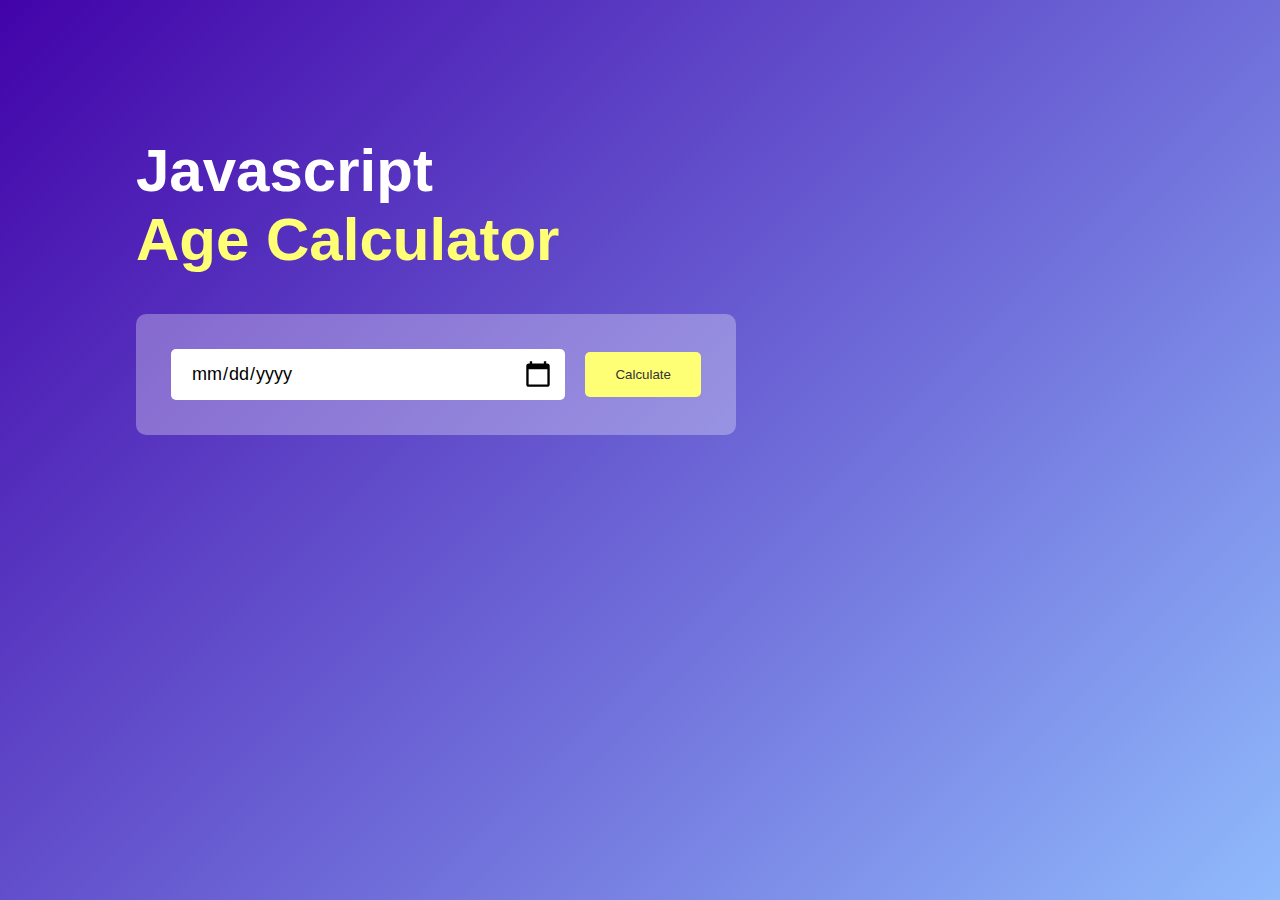
<file: Age_Calculator/index.html>
<html lang="en">
<head>
    <meta charset="UTF-8">
    <meta name="viewport" content="width=device-width, initial-scale=1.0">
    <title>Age Calculator</title>
    <link rel="stylesheet" href="style.css">
</head>
<body>
    <div class="container">
        <div class="calculator">
            <h1>Javascript <br><span>Age Calculator</span></h1>
            <div class="input-box">
                <input type="date" id="date">
                <button onclick="calculateage()">Calculate</button>
            </div>
            <p id="result"></p>
        </div>
    </div>
    <script src="script.js"></script>
</body>
</html>
</file>
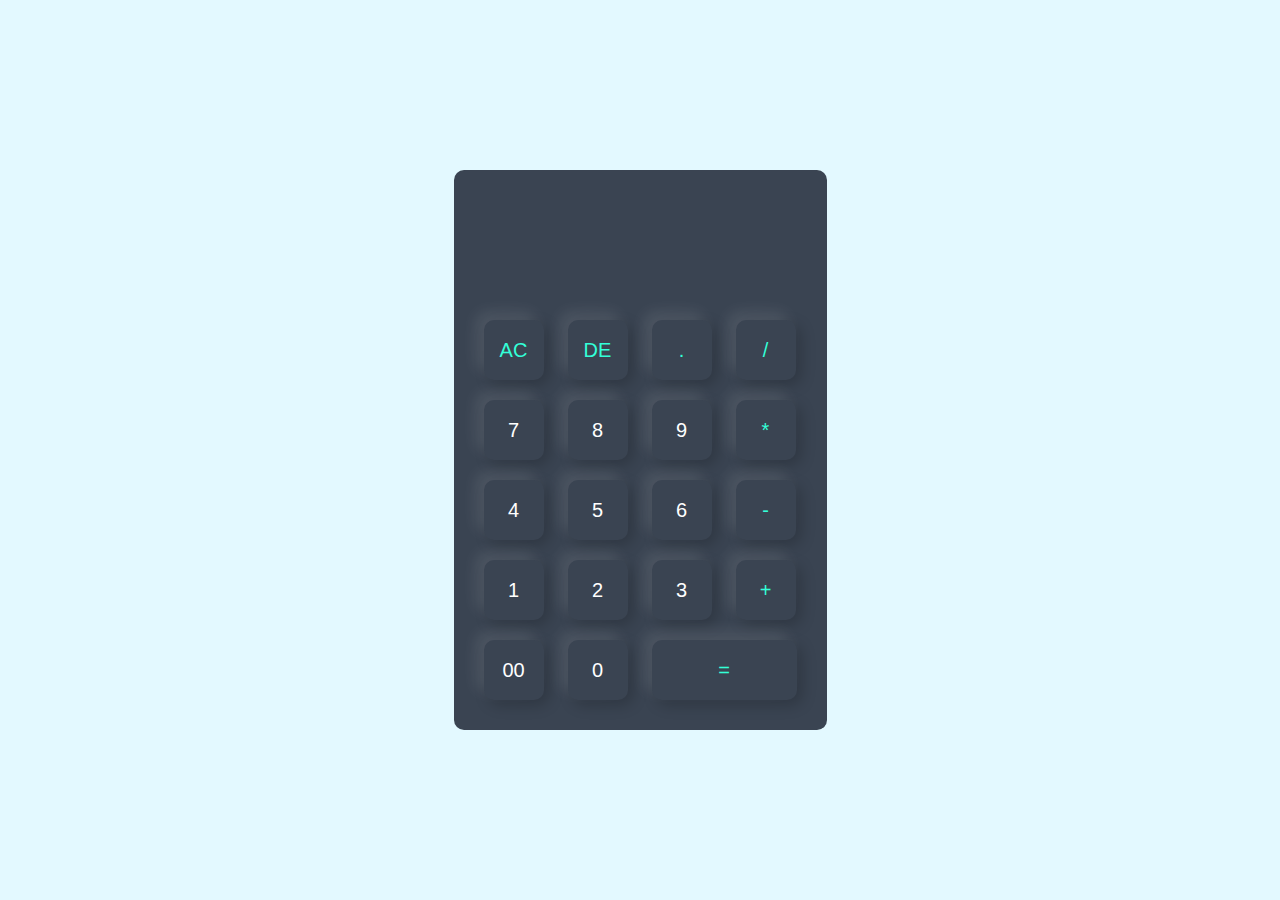
<file: Calculator/index.html>
<!DOCTYPE html>
<html lang="en">
<head>
    <meta charset="UTF-8">
    <meta name="viewport" content="width=device-width, initial-scale=1.0">
    <title>Calculator</title>
    <link rel="stylesheet" href="style.css">
</head>
<body>
    <div class="container">
        <div class="calculator">
                <form>
                    <div class="display">
                        <input type="text" name="display">
                    </div>
                    <div>
                        <input type="button" value="AC" onclick="display.value=' '" class="operator">
                        <input type="button" value="DE" onclick="display.value+=display.value.toString().slice(0,-1)" class="operator">
                        <input type="button" value="." onclick="display.value+='.'" class="operator">
                        <input type="button" value="/" onclick="display.value+='/'" class="operator">
                    </div>
                    <div>
                        <input type="button" value="7" onclick="display.value+='7'">
                        <input type="button" value="8" onclick="display.value+='8'">
                        <input type="button" value="9" onclick="display.value+='9'">
                        <input type="button" value="*" onclick="display.value+='*'" class="operator">
                    </div>
                    <div>
                        <input type="button" value="4" onclick="display.value+='4'">
                        <input type="button" value="5" onclick="display.value+='5'">
                        <input type="button" value="6" onclick="display.value+='6'">
                        <input type="button" value="-" onclick="display.value+='-'" class="operator">
                    </div>
                    <div>
                        <input type="button" value="1" onclick="display.value+='1'">
                        <input type="button" value="2" onclick="display.value+='2'">
                        <input type="button" value="3" onclick="display.value+='3'">
                        <input type="button" value="+" onclick="display.value+='+'" class="operator">
                    </div>
                    <div>
                        <input type="button" value="00" onclick="display.value+='00'">
                        <input type="button" value="0" onclick="display.value+='0'">
                        <input type="button" value="=" onclick="display.value=eval(display.value)" class="equal operator">
                    </div>
                </form>
        </div>
    </div>
</body>
</html>
</file>
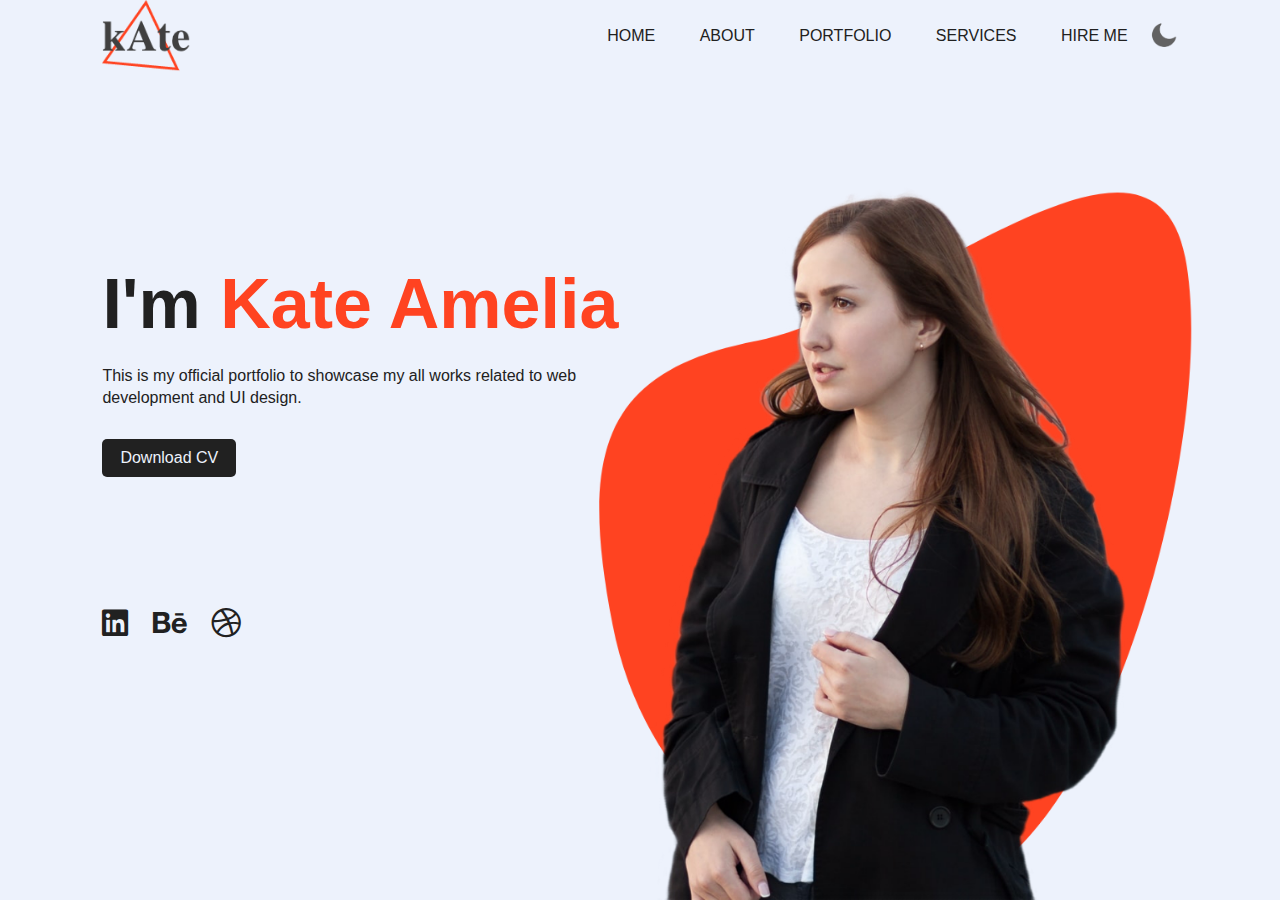
<file: Image_Transform/index.html>
<!DOCTYPE html>
<html lang="en">
<head>
    <meta charset="UTF-8">
    <meta name="viewport" content="width=device-width, initial-scale=1.0">
    <title>Image_Transition</title>
    <link rel="stylesheet" href="style.css">
    <link rel="stylesheet" href="https://cdnjs.cloudflare.com/ajax/libs/font-awesome/6.7.2/css/all.min.css">
</head>
<body>
    <div class="hero">
        <nav>
            <img src="portfolio_site_img/logo.png" class="logo">
            <ul>
                <li><a href="">HOME</a></li>
                <li><a href="">ABOUT</a></li>
                <li><a href="">PORTFOLIO</a></li>
                <li><a href="">SERVICES</a></li>
                <li><a href="">HIRE  ME</a></li>
            </ul>
            <img src="portfolio_site_img/moon.png" id="icon">
        </nav>
        <div class="info">
            <h1>I'm <span>Kate Amelia</span></h1>
            <p>This is my official portfolio to showcase my all works related to web <br> development and UI design.</p>
            <a href="">Download CV </a>
        </div>
        <div class="img-box">
            <img src="portfolio_site_img/pattern.png" class="back-image">
            <img src="portfolio_site_img/girl.png" class="main-image">
        </div>
        <div class="social-links">
            <a href=""><i class="fab fa-linkedin"></i></a>
            <a href=""><i class="fab fa-behance"></i></i></a>
            <a href=""><i class="fab fa-dribbble"></i></a>
        </div>
    </div>
    <script src="script.js"></script>
</body>
</html>
</file>
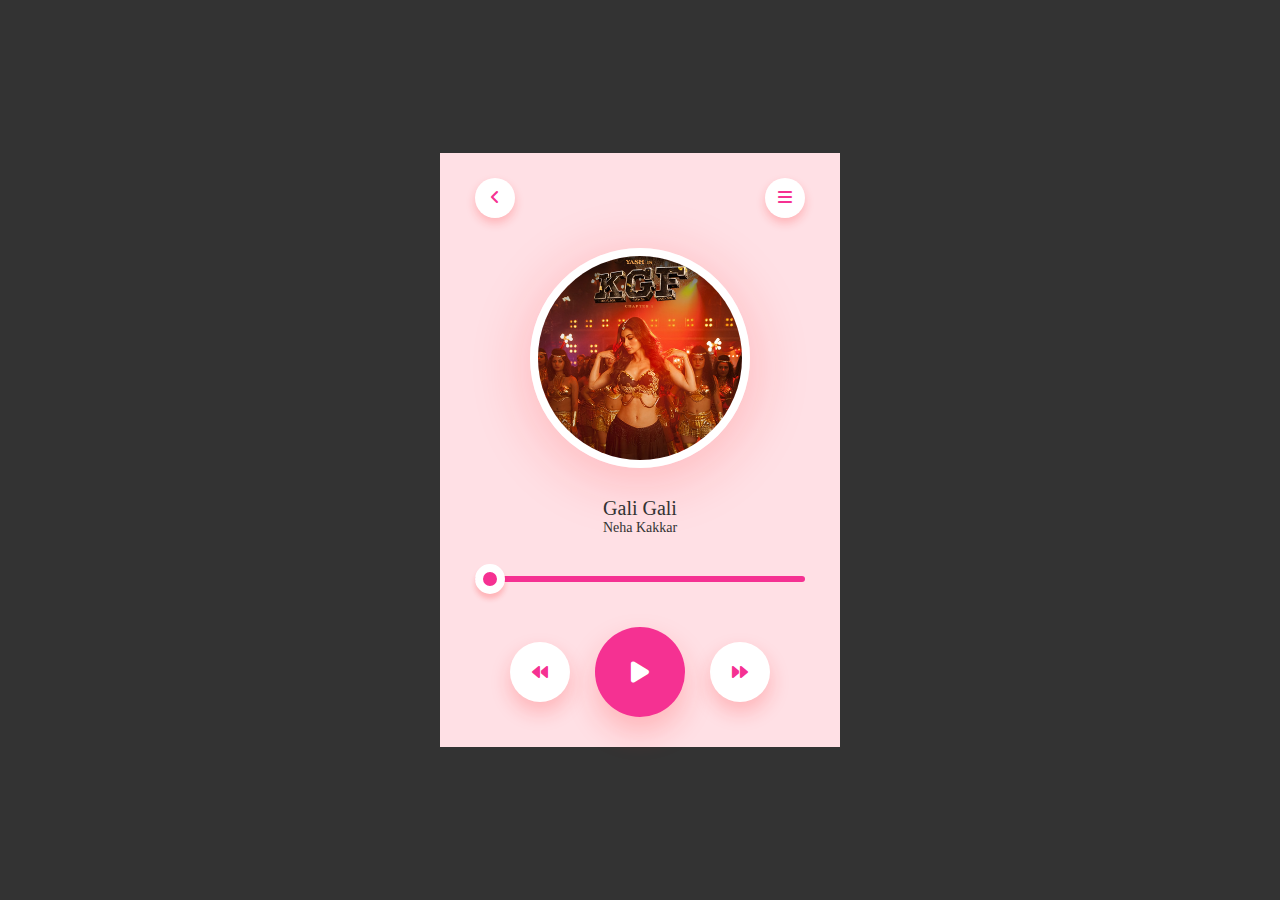
<file: Music_player/index.html>
<!DOCTYPE html>
<html lang="en">
<head>
    <meta charset="UTF-8">
    <meta name="viewport" content="width=device-width, initial-scale=1.0">
    <title>Music_player</title>
    <link rel="stylesheet" href="style.css">
    <link rel="stylesheet" href="https://cdnjs.cloudflare.com/ajax/libs/font-awesome/6.7.2/css/all.min.css" integrity="sha512-Evv84Mr4kqVGRNSgIGL/F/aIDqQb7xQ2vcrdIwxfjThSH8CSR7PBEakCr51Ck+w+/U6swU2Im1vVX0SVk9ABhg==" crossorigin="anonymous" referrerpolicy="no-referrer" />
</head>
<body>
    <div class="container">
        <div class="music_player">
           <nav>
            <div class="circle">
                <i class="fa-solid fa-angle-left"></i>
            </div>
            <div class="circle">
                <i class="fa-solid fa-bars"></i>
            </div>
           </nav>
           <img src="image.png" class="song-image">
           <h1>Gali Gali</h1>
           <p>Neha Kakkar</p>
           <audio  id="song">
            <source src="song.mp3" type="audio/mpeg">
           </audio>
           <input type="range" value="0" id="progress">
           <div class="controls">
            <div><i class="fa-solid fa-backward"></i></div>
            <div onclick="playpause()"><i class="fa-solid fa-play" id="ctrlicon"></i></i></div>
            <div><i class="fa-solid fa-forward"></i></div>
           </div>
        </div>
    </div>
    <script src="script.js"></script>
</body>
</html>
</file>
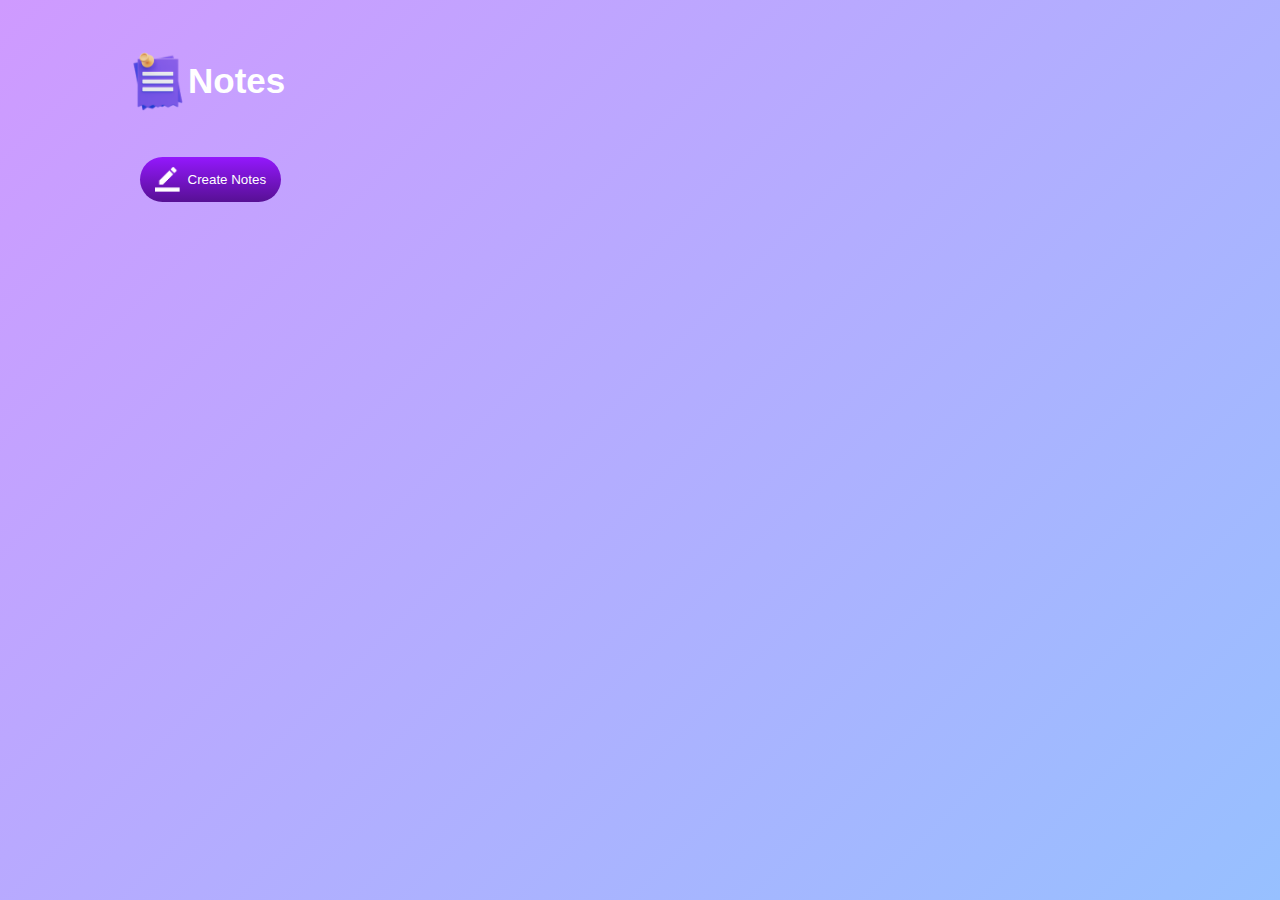
<file: notes_app/index.html>
<!DOCTYPE html>
<html lang="en">
<head>
    <meta charset="UTF-8">
    <meta name="viewport" content="width=device-width, initial-scale=1.0">
    <title>Notes_App</title>
    <link rel="stylesheet" href="style.css">
</head>
<body>
    <div class="container">
        <h1><img src="images/notes.png">Notes</h1>
        <button class="btn"><img src="images/edit.png">Create Notes</button>
        <div class="notes-container">
            <!-- <p contenteditable="true" class="input-box"><img src="images/delete.png"></p> -->
        </div>
    </div>
    <script src="script.js"></script>
</body>
</html>
</file>
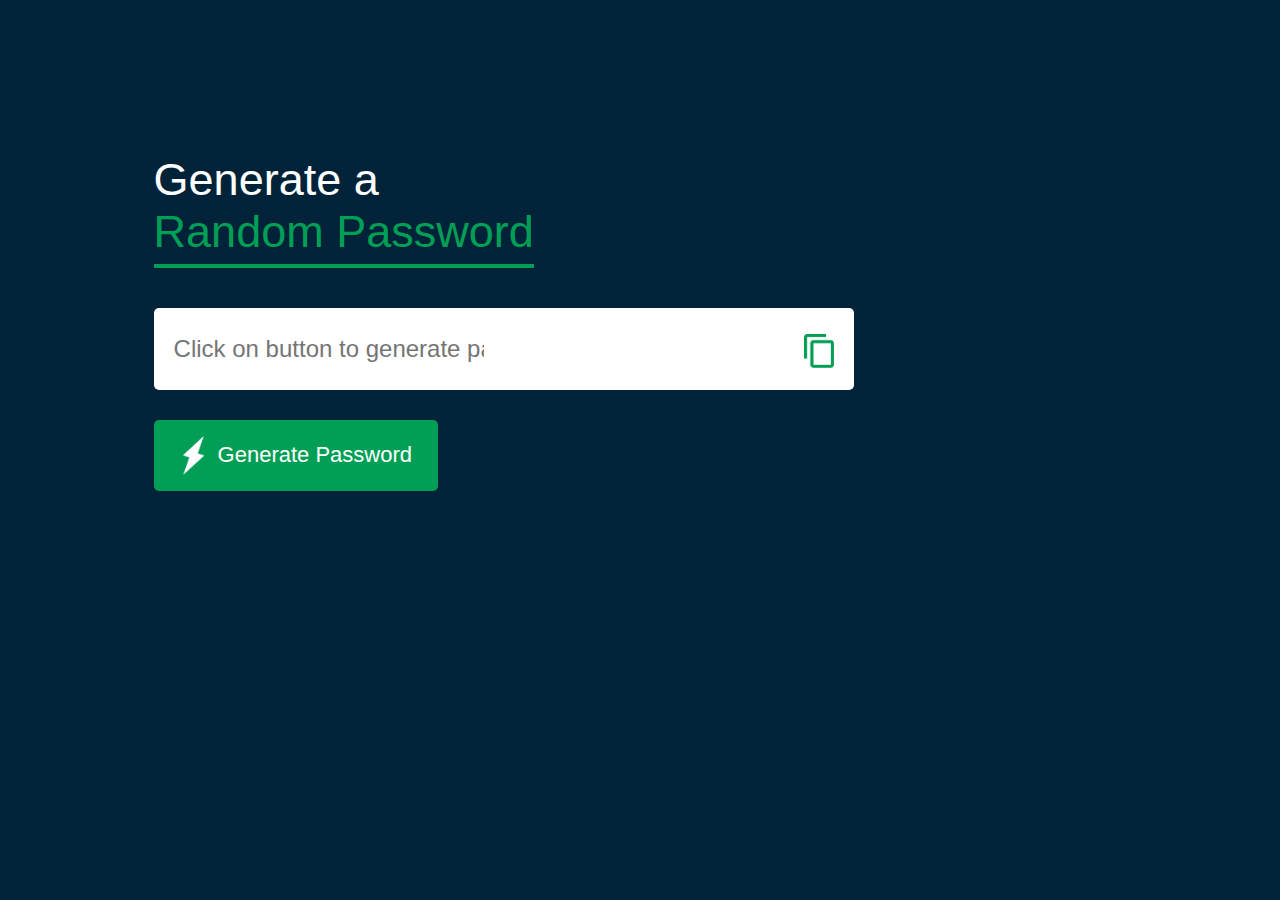
<file: password_generator/index.html>
<!DOCTYPE html>
<html lang="en">
<head>
    <meta charset="UTF-8">
    <meta name="viewport" content="width=device-width, initial-scale=1.0">
    <title>Password Generator</title>
    <link rel="stylesheet" href="style.css">
</head>
<body>
    <div class="container">
        <h1>Generate a <br><span>Random Password</span></h1>
        <div class="display">
            <input type="text" id="password" placeholder="Click on button to generate password">
            <div class="copy"><img src="images/copy.png" id="copy" onclick="copypass()"></div>
        </div>
       <div class="btn2"><button class="btn" onclick="generate()"><img src="images/generate.png">Generate Password</button></div>
    </div>
    <script src="script.js"></script>
</body>
</html>
</file>
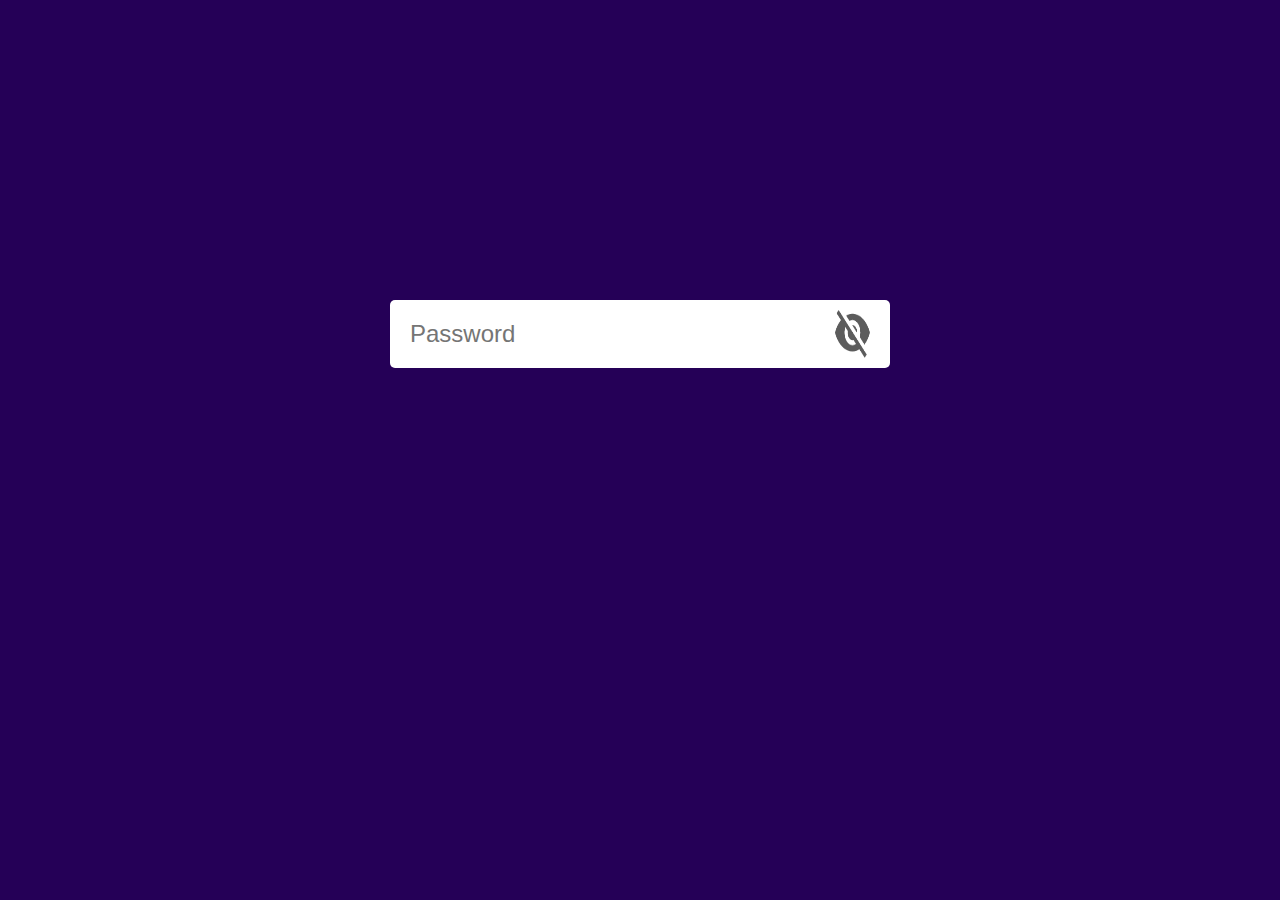
<file: password_hide/index.html>
<!DOCTYPE html>
<html lang="en">
<head>
    <meta charset="UTF-8">
    <meta name="viewport" content="width=device-width, initial-scale=1.0">
    <title>Password Generator</title>
    <link rel="stylesheet" href="style.css">
</head>
<body>
    <div class="inputbox">
        <input type="password" placeholder="Password" id="input">
        <img src="eye-icons/eye-close.png" id="eyeimg">
    </div>
    <script src="script.js"></script>
    
</body>
</html>
</file>
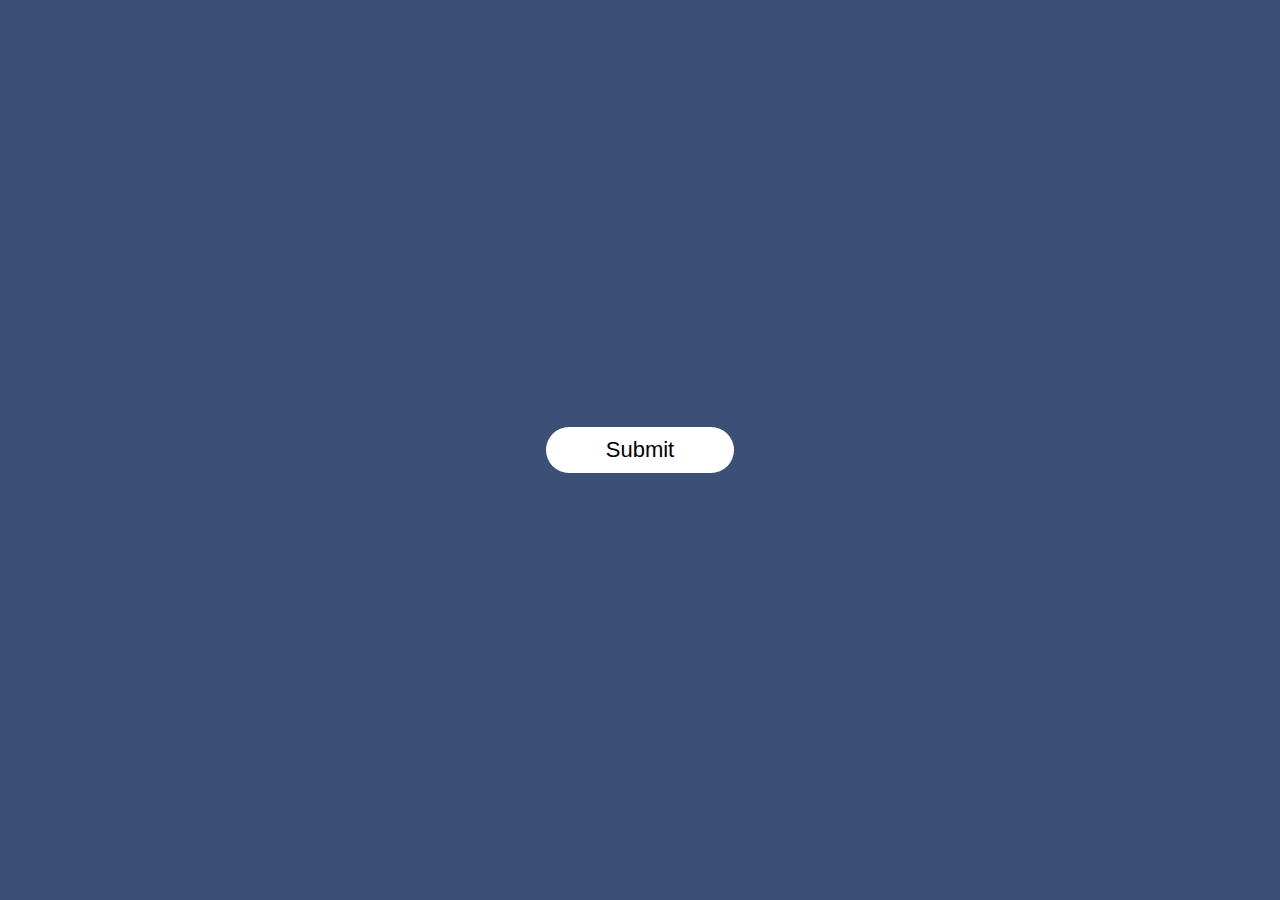
<file: Popup/index.html>
<!DOCTYPE html>
<html lang="en">
<head>
    <meta charset="UTF-8">
    <meta name="viewport" content="width=device-width, initial-scale=1.0">
    <title>Pop_up</title>
    <link rel="stylesheet" href="style.css">
</head>
<body>
    <div class="container">
        <button type="submit" class="btn" onclick="openpopup()">Submit</button>
        <div class="popup" id="popup">
            <img src="404-tick.png" >
            <h2>Thank You!</h2>
            <p>Your Details has been submitted successfully!</p>
            <button type="button" onclick="closepopup()">OK</button>
        </div>
    </div>
    <script src="script.js"></script>
</body>
</html>
</file>
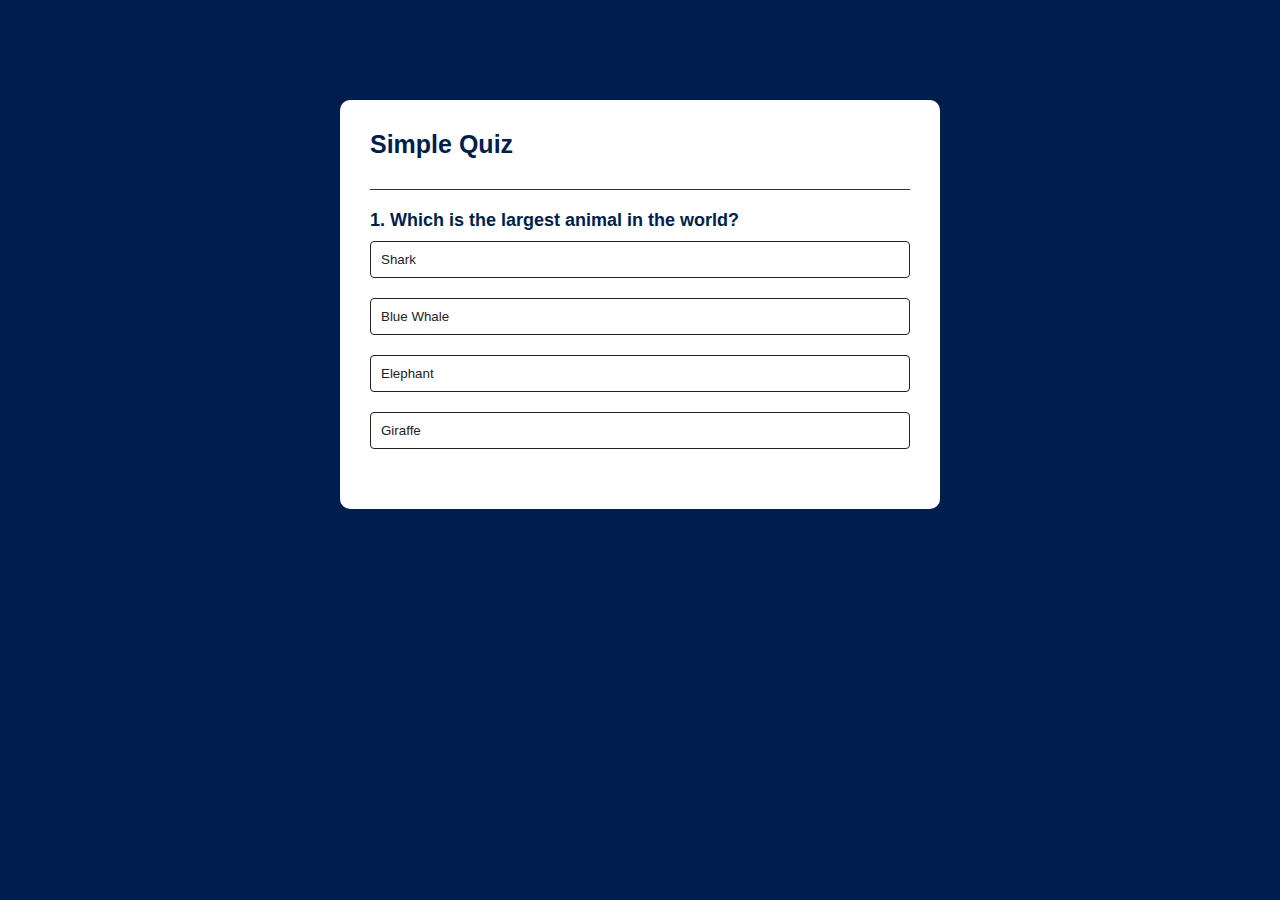
<file: quiz/index.html>
<!DOCTYPE html>
<html lang="en">
<head>
    <meta charset="UTF-8">
    <meta name="viewport" content="width=device-width, initial-scale=1.0">
    <title>Quiz-App</title>
    <link rel="stylesheet" href="style.css">
</head>
<body>
    <div class="app">
        <h1>Simple Quiz</h1>
        <div class="quiz">
            <h2 id="question">Question goes here</h2>
            <div id="answer-btn">
                   <button class="btn">Answer 1</button>
                   <button class="btn">Answer 2</button>
                   <button class="btn">Answer 3</button>
                   <button class="btn">Answer 4</button>
            </div>
            <button id="next-btn">Next</button>
        </div>
    </div>
    <script src="script.js"></script>
</body>
</html>
</file>
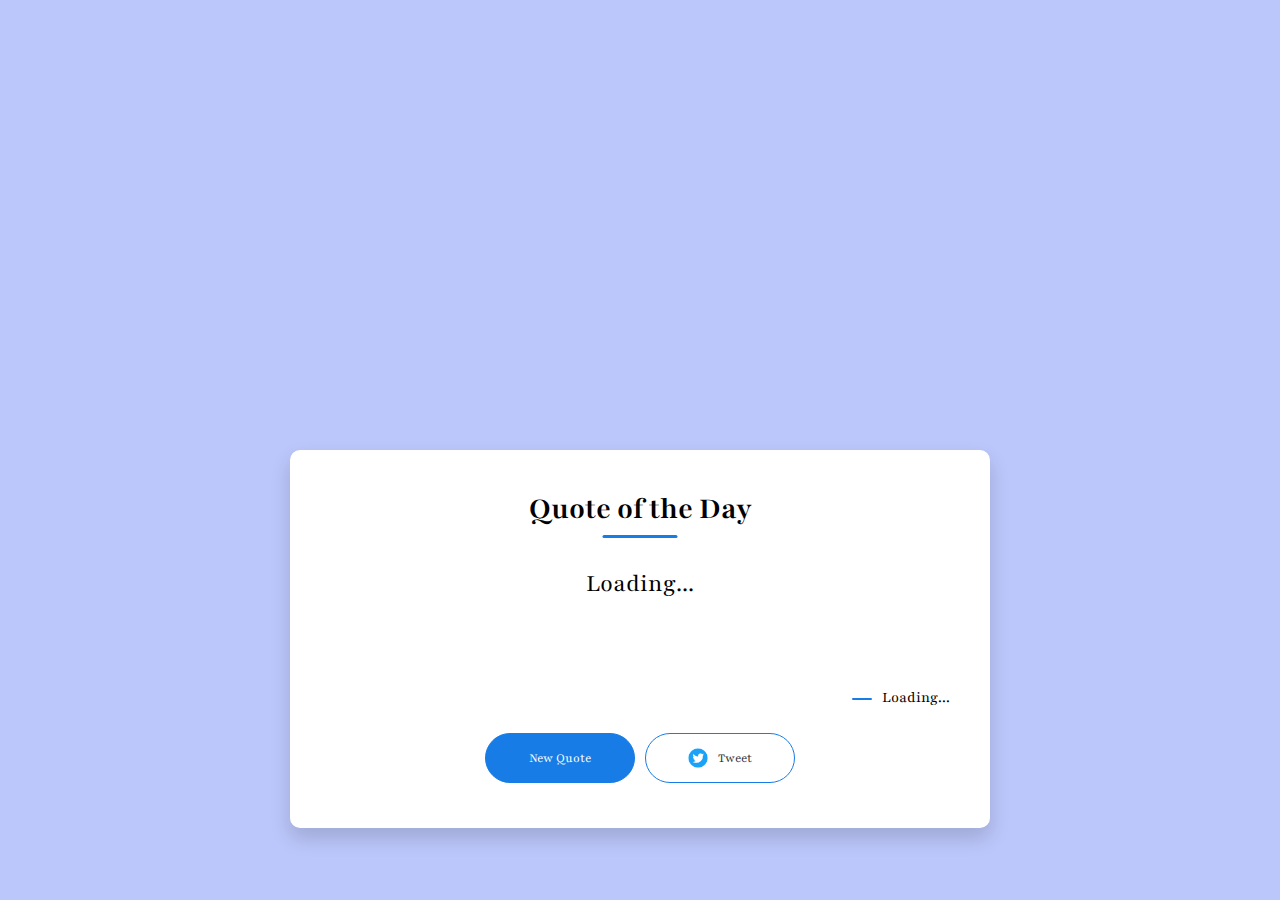
<file: Quote Generator/index.html>
<!DOCTYPE html>
<html lang="en">
<head>
    <meta charset="UTF-8">
    <meta name="viewport" content="width=device-width, initial-scale=1.0">
    <title>Quote of the Day</title>
    <link rel="stylesheet" href="style.css">
</head>
<body>
    <div class="quote-box">
        <h2>Quote of the Day</h2>
        <blockquote id="quote">Loading...</blockquote>
        <span id="writer">Loading...</span>
        <div><button onclick="getquotes(api_key)">New Quote</button>
            <button onclick="tweet()"><img src="image.png" alt="">Tweet</button></div>
    </div>
    <script src="script.js"></script>
</body>
</html>
</file>
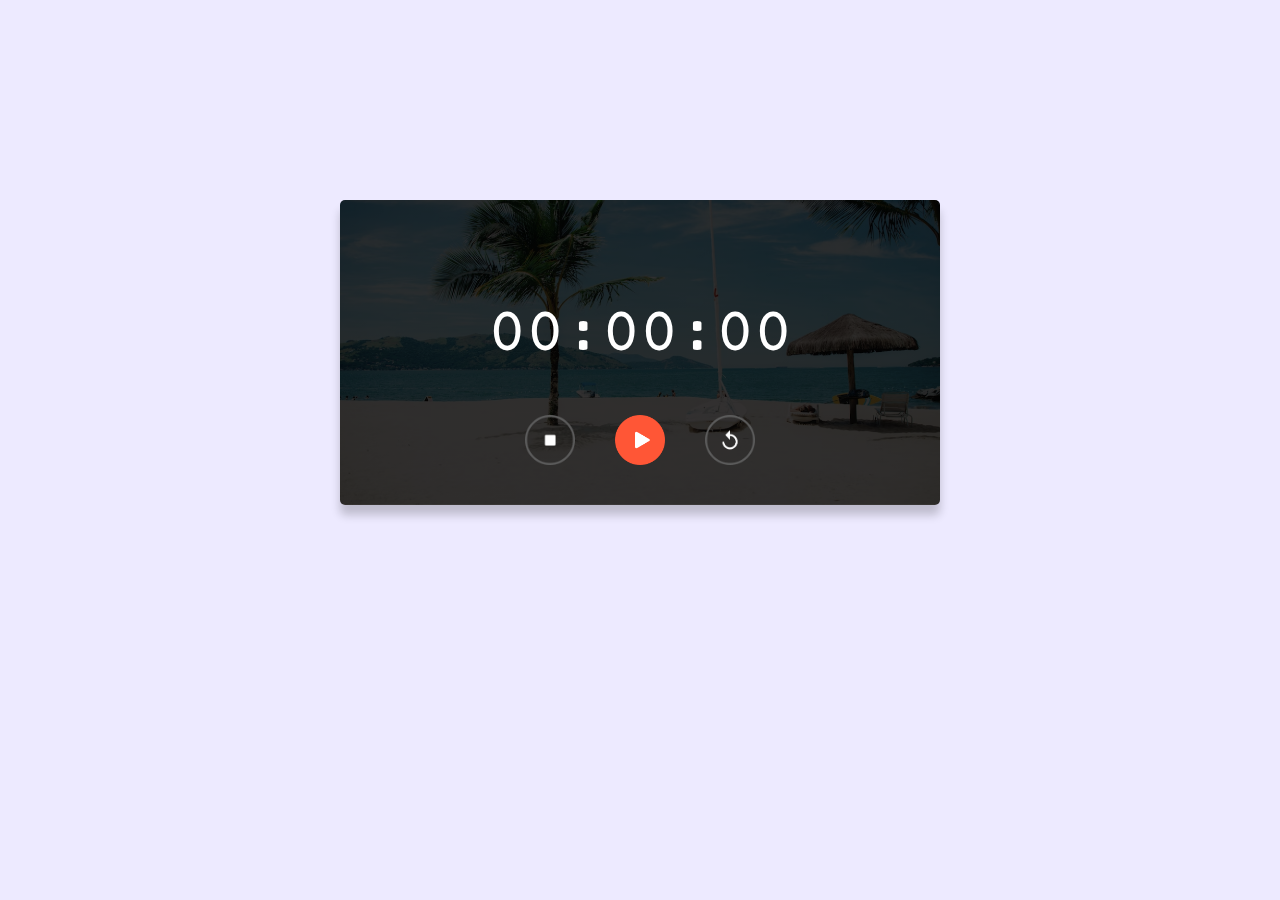
<file: Stop_Timer/index.html>
<!DOCTYPE html>
<html lang="en">
<head>
    <meta charset="UTF-8">
    <meta name="viewport" content="width=device-width, initial-scale=1.0">
    <title>Stop timer</title>
    <link rel="stylesheet" href="style.css">
</head>
<body>
    <div class="stopwatch">
    <h1 id="displaytime">00:00:00</h1>
    <div class="buttons">
        <img src="images/stop.png" onclick="stopwatch()">
        <img src="images/start.png" onclick="startwatch()">
        <img src="images/reset.png" onclick="watchreset()">
    </div>
</div>
    <script src="script.js"></script>
</body>
</html>
</file>
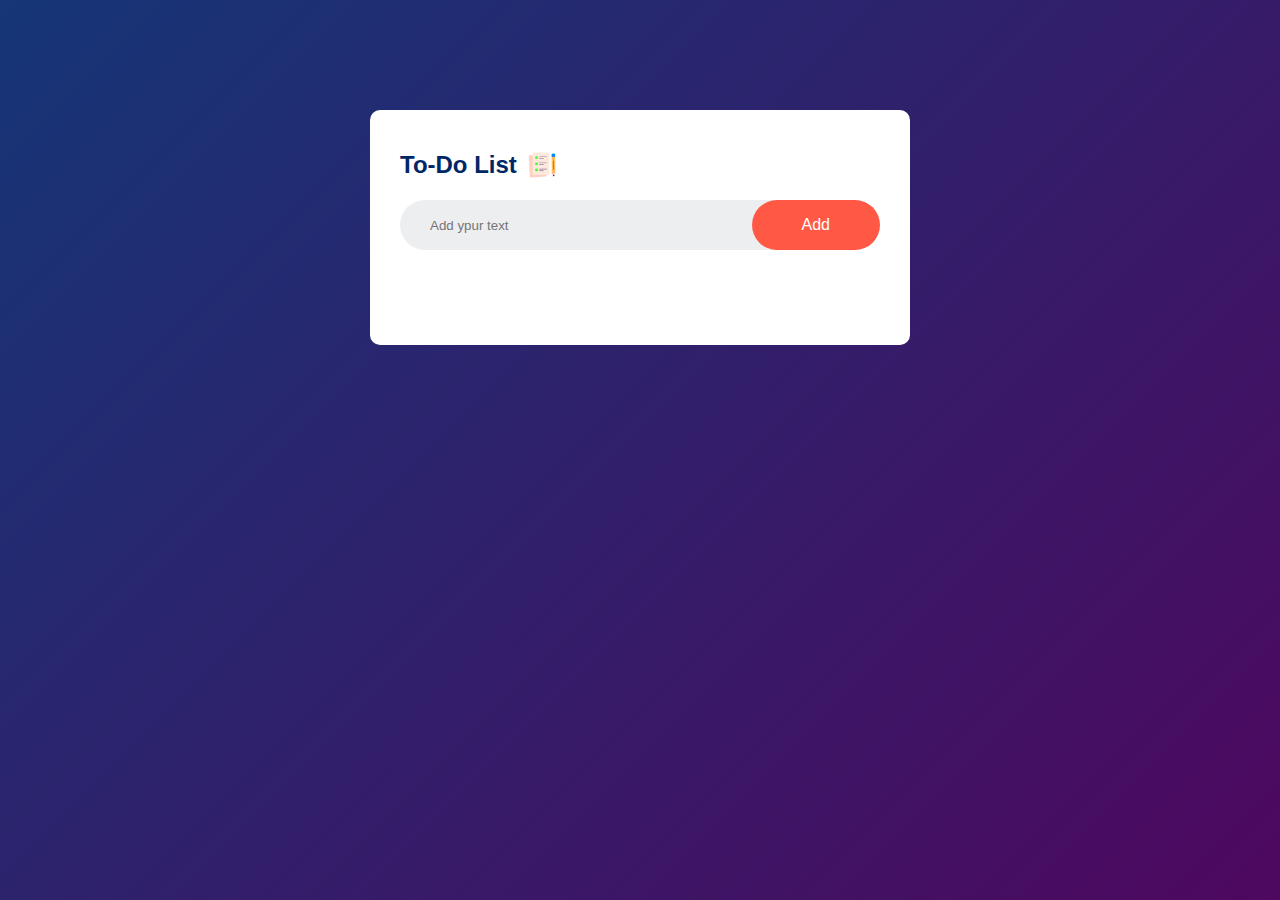
<file: To_Do/index.html>
<!DOCTYPE html>
<html lang="en">
<head>
    <meta charset="UTF-8">
    <meta name="viewport" content="width=device-width, initial-scale=1.0">
    <title>To-Do</title>
    <link rel="stylesheet" href="style.css">
    <div class="container">
        <div class="to-do">
            <h2>To-Do List <img src="images/icon.png"></h2>
            <div class="row">
                <input type="text" id="input-box" placeholder="Add ypur text">
                <button onclick="addTask()">Add</button>
            </div>
            <ul id="list-container">
                <!-- <li class="checked">Task 1</li>
                <li>Task 2</li>
                <li>Task 3</li> -->
            </ul>
        </div>
    </div>
</head>
<script src="script.js"></script>
<body>
    
</body>
</html>
</file>
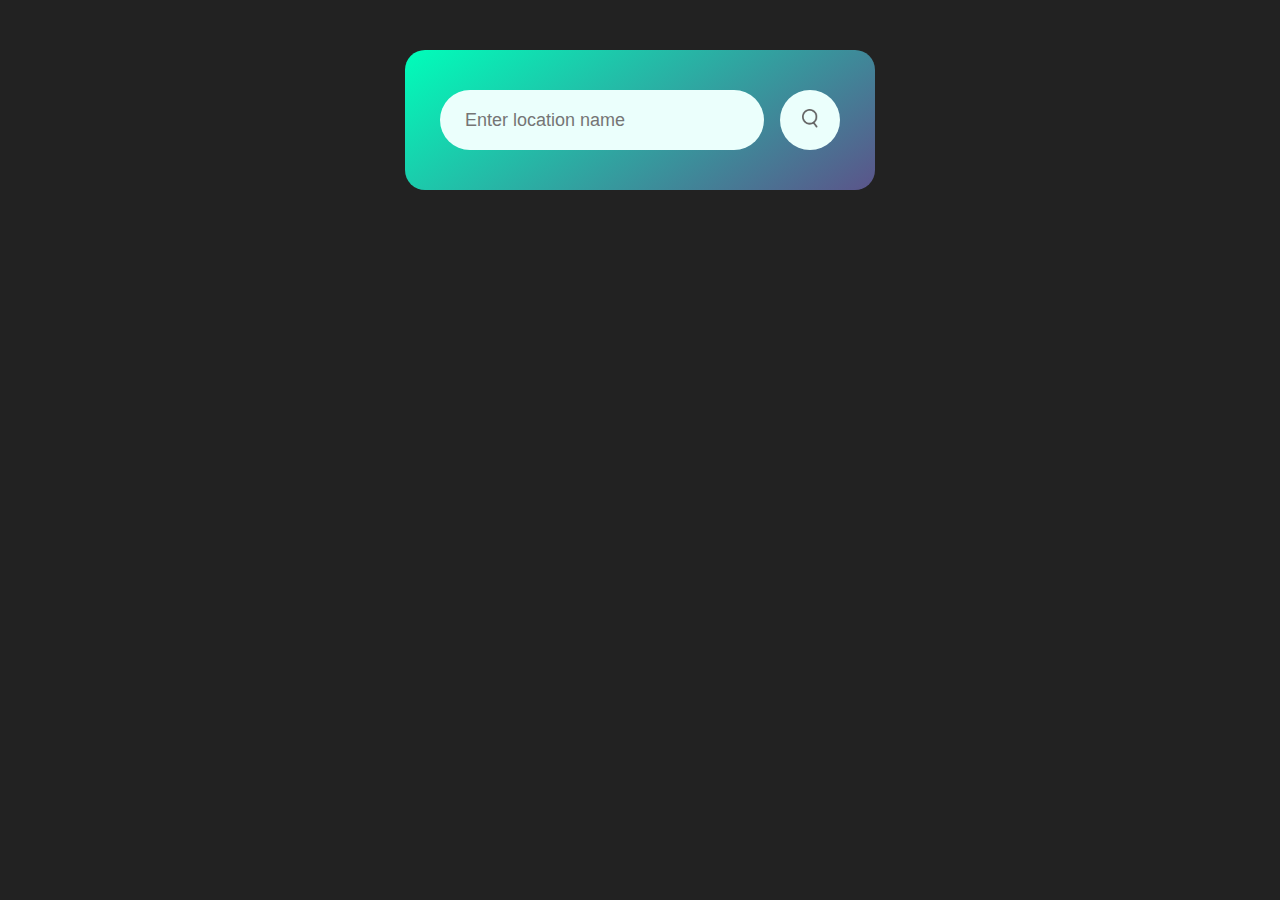
<file: Weather_app/index.html>
<!DOCTYPE html>
<html lang="en">
<head>
    <meta charset="UTF-8">
    <meta name="viewport" content="width=device-width, initial-scale=1.0">
    <title>Weather App</title>
    <link rel="stylesheet" href="style.css">
</head>
<body>
    <div class="card">
        <div class="search">
            <input type="text" placeholder="Enter location name" spellcheck="false" id="input">
            <button class="search-btn"><img src="images/search.png"></button>
        </div>
        <div class="error">
            <p>Invalid location name</p>
        </div>
        <div class="weather">
            <img src="images/rain.png" class="weather-icon">
            <h1 class="temp">22°C</h1>
            <h2 class="city">New Delhi</h2>
            <div class="details">
                <div class="col">
                    <img src="images/humidity.png">
                    <div>
                        <p class="humidity">50%</p>
                        <p>Humidity</p>
                    </div>
                </div>
                <div class="col">
                    <img src="images/wind.png">
                    <div>
                        <p class="wind">5 km/h</p>
                        <p>Wind Speed</p>
                    </div>
                </div>
        </div>
       </div>
    </div>


    <script src="script.js"></script>
</body>
</html>
</file>
<file: Age_Calculator/style.css>
*{
    margin: 0;
    padding: 0;
    box-sizing: border-box;
    font-family: sans-serif;
}
.container{
    width: 100%;
    height: 100vh;
    background: linear-gradient(135deg,#4203a9,#90bafc);
    color: #fff;
    padding: 10px;
}
.calculator{
    width: 100%;
    max-width: 600px;
    margin-left: 10%;
    margin-top: 10%;
}
.calculator h1{
    font-size: 60px;
}
.calculator h1 span{
    color: #ffff76;
}
.input-box{
    margin: 40px 0;
    padding: 35px;
    border-radius: 10px;
    background: rgba(255, 255, 255, 0.3);
    display: flex;
    align-items: center;
}
.input-box input{
    flex: 1;
    margin-right: 20px;
    padding: 14px 20px; 
    border: 0;
    outline: 0;
    font-size: 18px;
    border-radius: 5px;
    position: relative;
}
.input-box button{
    background: #ffff76;
    border: 0;
    outline: 0;
    padding: 15px 30px;
    font-weight: 500;   
    border-radius: 5px;
    color: #333;
    cursor: pointer;
}
.input-box input::-webkit-calendar-picker-indicator{
    top: 0;
    left: 0;
    right: 0;
    bottom: 0;
    width: auto;
    position: absolute;
    background-position: calc(100% - 10px);
    background-size: 30px;
    cursor: pointer;
    height: auto;
}
.container .calculator p{
    color: #fff;
    font-size: 20px;
}
.container .calculator p span{
    color: #f5f537;
}
</file>
<file: Calculator/style.css>
*{
    margin: 0;
    padding: 0;
    font-family: 'Poppins' sans-serif;
    box-sizing: border-box;
}

.container{
    width: 100%; 
    height: 100vh;
    background: #e3f9ff;
    display: flex;
    align-items: center;
    justify-content: center;
}
.calculator{
    background: #3a4452;
    padding: 20px;
    border-radius: 10px;
}

.calculator form input{
    border: 0;
    outline: 0;
    width: 60px;
    height: 60px;
    border-radius: 10px;
    box-shadow: -8px -8px 15px rgba(255, 255, 255, 0.1),5px 5px 15px rgba(0, 0, 0, 0.2);
    background: transparent;
    font-size: 20px;
    color: #fff;
    cursor: pointer;
    margin: 10px;
}

form .display{
    display: flex;
    justify-content: flex-end;
    margin: 20px 0;
}
form .display input{
    text-align: right;
    flex: 1;
    font-size: 45px;
    box-shadow: none;   
}
form input.equal{
    width: 145px;   
}
form input.operator{
   color: #33ffd8;
}
</file>
<file: Image_Transform/style.css>
* {
  margin: 0;
  padding: 0;
  box-sizing: border-box;
}
.hero {
  height: 100vh;
  width: 100%;
  background: var(--primary-color);
  font-family: sans-serif;
  position: relative;
}

:root{
  --primary-color:#edf2fc;
  --secondary-color:#212121;
}
.dark-theme{
  --primary-color:#000106;
  --secondary-color:#fff;
}

.hero nav {
  width: 84%;
  margin: auto;
  display: flex;
  align-items: center;
  justify-content: space-between;
}

.logo {
  width: 100px;
  cursor: pointer;
}

.hero nav ul li {
  display: inline-block;
  list-style: none;
  margin: 10px 20px;
}
.hero nav ul li a {
  text-decoration: none;
  color: var(--secondary-color);
}
.hero nav ul li a:hover {
  color: #ff4321;
}
.info {
  margin-left: 8%;
  margin-top: 15%;
}
.info h1 {
  font-size: 70px;
  color: var(--secondary-color);
  margin-bottom: 21px;
}
span {
  color: #ff4321;
}
.info p{
  color: var(--secondary-color);
  line-height: 22px;
}
.info a{
  background: var(--secondary-color);
  padding: 10px 18px;
  text-decoration: none;
  color: var(--primary-color);
  display: inline-block;
  margin: 30px 0;
  border-radius: 5px;
}
.info a:hover{
  color: #ff4321;
}
.img-box{
  width: 45%;
  height: 80%;
  position: absolute;
  bottom: 0;
  right: 100px;
}
.img-box img{
  height: 100%;
  position: absolute;
  left: 50%;
  bottom: 0;
  transform: translateX(-50%);
  transition: bottom 1s;
}
.img-box:hover .back-image{
  bottom: 40px;

}
.social-links{
  margin-left: 8%;
  margin-top: 100px;
}
.social-links a{
  font-size: 30px;
  color: var(--secondary-color);
  margin-right: 20px;
}
.social-links a:hover{
  color: #ff4321;
}

#icon{
  width: 30px;
  cursor: pointer;
}
nav ul{
  flex: 1;
  text-align: right;
}
</file>
<file: Music_player/style.css>
*{
    margin: 0;
    padding: 0;
    box-sizing: border-box;
    font-family: 'Poppins' sans-serif;
}
.container{
    width: 100%;
    height: 100vh;
    background: #333;
    display: flex;
    align-items: center;
    justify-content: center;
    flex-wrap: wrap;
}
.music_player{
    background: #ffe0e5;
    width: 400px;
    padding: 25px 35px;
    text-align: center;
}
nav{
    display: flex;
    margin-bottom: 30px;
    justify-content: space-between;
}
nav .circle{
    border-radius: 50%;
    width: 40px;
    height: 40px;
    line-height: 40px;
    background: #fff;
    color: #f53192;
    box-shadow: 0 5px 10px rgba(255, 26, 26, 0.22);
}
.song-image{
    width: 220px;
    border-radius: 50%;
    border: 8px solid #fff;
    box-shadow: 0 10px 60px rgba(255, 26, 26, 0.22);
}
.music_player h1{
    font-size: 20px;
    font-weight: 400;
    color: #333;
    margin-top: 25px;
}
.music_player p{
    font-size: 14px;
    color: #333;
}
#progress{
    -webkit-appearance: none;
    width: 100%;
    height: 6px;
    background: #f53192;
    border-radius: 4px;
    cursor: pointer;
    margin: 40px 0;
}
#progress::-webkit-slider-thumb{
    -webkit-appearance: none;
     background: #f53192;
     width: 30px;
     height: 30px;
     border-radius: 50%;
     border: 8px solid #fff;
     box-shadow: 0 5px 5px rgba(255, 26, 26, 0.22);
}
.controls{
    display: flex;
    align-items: center;
    justify-content: center;
}

.controls div{
    width: 60px;
    height: 60px;
    margin: 20px;
    background: #fff;
    display: inline-flex;
    align-items: center;
    justify-content: center;
    border-radius: 50%;
    color: #f53192;
    box-shadow: 0 10px 20px rgba(255, 26, 26, 0.22);
    cursor: pointer;  
} 
.controls div:nth-child(2){
    transform: scale(1.5);
    background: #f53192;
    color: #fff;
}
</file>
<file: notes_app/style.css>
*{
    margin: 0;
    padding: 0;
    font-family: sans-serif;
    box-sizing: border-box;
}
.container{
     width: 100%;
     min-height: 100vh;
     background: linear-gradient(135deg,#cf9aff,#97c0ff);
     color: #fff;
     padding-top: 4%;
     padding-left: 10%;
}
.container h1{
    display: flex;
    align-items: center;
    font-size: 35px;
    font-weight: 600;
}
.container h1 img{
    width: 60px;
}
.container button img{
    width: 25px;
    margin-right: 8px;   
}
.container button{
    display: flex;
    align-items: center;
    background: linear-gradient(#9418fd,#571094);
    color: #fff;
    padding: 10px 15px;
    border: none;
    outline: none;
    margin: 4% 1%;
    border-radius: 50px;
    cursor: pointer;
}
.input-box{
    position: relative;
    width: 100%;
    max-width: 500px;
    background: #fff;
    min-height: 150px;
    padding: 20px;
    margin: 20px 0;
    border-radius: 5px;
    outline: none;
    color: #333;
}
.input-box img{
    width: 25px;
    position: absolute;
    bottom: 15px;
    right: 15px;
    cursor: pointer;
}
</file>
<file: password_generator/style.css>
*{
    margin: 0;
    padding: 0;
    font-family: 'poppins',sans-serif;
    box-sizing: border-box;
}
body{
    background: #002339;
    color: #fff;
}
.container{
    margin: 12%;
    width: 90%;
    max-width: 700px;
}
.container h1{
   font-weight: 500;
   font-size: 45px;

}
.display{
        width: 100%;
        margin-top: 50px;
        margin-bottom: 30px;
        background: #fff;
        color: #333;
        display: flex;
        align-items: center;
        justify-content: space-between;
        padding: 26px 20px;
        border-radius: 5px;
}
.container h1 span{
    color: #019f55;
     border-bottom: 4px solid #019f55;
     padding-bottom: 7px;
}
.copy{
    width: 30px;
    height: 30px;
    position: relative;
}
.display img{
    width: 30px;
    cursor: pointer;
    position: absolute;
}
.display input{
    border: 0;
    outline: 0;
    font-size: 24px;
}
.btn img{
    width: 28px;
    margin-right: 10px;
}
.btn{
    border: 0;
    outline: 0;
    background: #019f55;
    color: #fff;
    font-size: 22px;
    font-weight: 300;
    display: flex;
    justify-content: center;
    align-items: center;
    padding: 16px 26px;
    border-radius: 5px;
    cursor: pointer;
}
.btn2{
    position: relative;
}
#copy:hover{
    width: 28px;
}
.btn:hover{
    padding: 17px 27px;
    font-size: 23px;
}
</file>
<file: password_hide/style.css>
*{
    margin: 0;
    padding: 0;
    box-sizing: border-box;
}
body{
    background: #250057;
}
.inputbox{
    max-width: 500px;
    width: 90%;
    background: #fff;
    border-radius: 5px;
    padding: 10px 20px;
    margin: 300px auto;
    display: flex;
    justify-content: space-between;
}
.inputbox input{
    padding: 10px 0px;
    border: 0;
    outline: 0;
    font-size: 24px;
}
.inputbox img{
    width: 35px;
    cursor: pointer;
}
</file>
<file: Popup/style.css>
*{
    margin: 0;
    padding: 0;
    font-family: 'poppins',sans-serif;
    box-sizing: border-box;
}
.container{
      width: 100%;  
      height: 100vh;
      background: #3c5077;
      display: flex;
      align-items: center;
      justify-content: center;

}

.btn{
    padding: 10px 60px;
    background: #fff;
    border: 0;
    outline: none;
    cursor: pointer;
    font-size: 22px;
    font-weight: 500;
    border-radius: 30px;
}
.popup{
    width: 400px;
    background: #fff;
    border-radius: 6px;
    position: absolute;
    top: 0;
    left: 50%;
    transform: translate(-50%,-50%) scale(0.1);
    text-align: center;
    padding: 0 30px 30px;
    color: #333;
    visibility: hidden;
}
.open-popup{
    visibility: visible;
    top: 50%;
    transform: translate(-50%,-50%) scale(1);
    transition: all 0.5s;
}
.popup img{
    width: 100px;
    margin-top: -50px;
    border-radius: 50%;
    box-shadow: 0 2px 5px rgba(0, 0, 0, 0.2);
}

.popup h2{
    font-size: 38px;
    font-weight: 500;
    margin: 30px 0 10px;
}
.popup button{
    width: 100%;
    margin-top: 50px;
    padding: 10px 0;
    background: #6fd649;
    color: #fff;
    border: 0;
    outline: none;
    font-size: 18px;
    border-radius: 4px;
    cursor: pointer;
    box-shadow: 0 5px 5px rgba(0, 0, 0, 0.2);
}
</file>
<file: quiz/style.css>
*{
    margin: 0;
    padding: 0;
    font-family: 'Poppins',sans-serif;
    box-sizing: border-box;
}
body{
    background: #001e4D;
}
.app{
    background: #fff;
    width: 90%;
    max-width: 600px;
    margin: 100px auto 0;
    border-radius: 10px;
    padding: 30px;
}
.app h1{
    font-size: 25px;
    color: #001e4d;
    font-weight: 600;
    border-bottom: 1px solid #333;
    padding-bottom: 30px;
}
.quiz{
    padding: 20px 0;
}
.quiz h2{
    font-size: 18px;
    color: #001e4d;
    font-weight: 600;
}
.btn{
    background: #fff;
     color: #222;
     font-weight: 500;
    width: 100%;
    border: 1px solid #222;
    padding: 10px;
    margin: 10px 0;
    text-align: left;
    border-radius: 4px;
    cursor: pointer;
    transition: all 0.3s;
}
.btn:hover:not([disabled]){
    background: #222;
    color: #fff;
}
.btn:disabled{
    cursor: no-drop;
}
#next-btn{
    background: #001e4d;
    color: #fff;
    font-weight: 500;
    width: 150px;
    border: 0;
    padding: 10px;
    margin: 20px auto 0;
    border-radius: 4px;
    cursor: pointer;
    display: none;
}
.correct{
    background: #9aeabc;
}
.incorrect{
    background: #ff9393;
}
</file>
<file: Quote Generator/style.css>
@import url('https://fonts.googleapis.com/css2?family=Playfair:ital,opsz,wght@0,5..1200,300..900;1,5..1200,300..900&display=swap');
*{
    margin: 0;
    padding: 0;
    box-sizing: border-box;
    font-family: "Playfair", serif;
}
body{
    background: #bbc6fa;
}
.quote-box{
    background: #fff;
    width: 700px;
    position: absolute;
    top: 50%;
    left: 50%;
    transform: translateX(-50%);
     padding: 40px;
     border-radius: 10px;
     text-align: center;
     box-shadow: 0 10px 20px 0px rgba(0,0,0,0.15);
}
.quote-box h2{
    font-size: 32px;
    margin-bottom: 40px;
    position: relative;
}
.quote-box h2::after{
    content: '';
    width: 75px;
    height: 3px;
    border-radius: 3px;
    background: rgb(23, 124, 229);
    position: absolute;
    bottom: -10px;
    left: 50%;
    transform: translate(-50%);
}

.quote-box blockquote{
    font-size: 26px;
    min-height: 110px;
}

.quote-box blockquote::before, .quote-box blockquote::after{
    content: "";
}
.quote-box span{
    display: block;
    margin-top: 10px;
    float: right;
    position: relative;
}
.quote-box span::before{
    content: "";
    width: 20px;
    height: 2px;
    background: rgb(23, 124, 229);
    position: absolute;
    top: 50%;
    left: -30px;
    border-radius: 2px;
}
.quote-box div{
    width: 100%;
    margin-top: 50px;
    display: flex;
    justify-content: center;
}
.quote-box button{
    background: rgb(23, 124, 229);
    color: #fff;
    border-radius: 25px;
    border: 1px solid rgb(23, 124, 229);
    width: 150px;
    height: 50px;
    display: flex;
    align-items: center;
    justify-content: center;
    margin: 5px;
    cursor: pointer;
}
.quote-box button img{
    width: 20px;
    margin-right: 10px;
}
.quote-box button:nth-child(2){
    background: transparent;
    color: #333;
}
</file>
<file: Stop_Timer/style.css>
@import url('https://fonts.googleapis.com/css2?family=Courier+Prime:ital,wght@0,400;0,700;1,400;1,700&display=swap');
body{
    background: #edeaff;
    font-family: "Courier Prime", serif
}
.stopwatch{
    width: 90%;
    max-width: 600px;
    background-image: linear-gradient(rgba(0,0,0,0.8),rgba(0,0,0,0.8)),url(images/background.png);
    background-size: cover;
    background-position: center;
    text-align: center;
    padding: 40px 0;
    color: #fff;
    margin: 200px auto 0;
    box-shadow: 0 10px 10px rgba(0, 0, 0, 0.2);
    border-radius: 5px;
}

.stopwatch h1{
    margin-top: 60px;
    font-size: 64px;
    font-weight: 300;
}
.buttons{
    display: flex;
    align-items: center;
    justify-content: center;
}
.buttons img{
    width: 50px;
    margin: 0 20px;
    cursor: pointer; 
}
</file>
<file: To_Do/style.css>
*{
    margin: 0;
    padding: 0;
    font-family: "poppins",sans-serif;
    box-sizing: border-box;
}
.container{
    width: 100%;
    min-height: 100vh;
    background: linear-gradient(135deg,#153677,#4e085f);
    padding: 10px;
}
.to-do{
    width: 100%;
    max-width: 540px;
    background-color: #fff;
    margin: 100px auto 20px;
    padding: 40px 30px 70px;
    border-radius: 10px;
}
.to-do h2{
    color: #002765;
    display: flex;
    align-items: center;
    margin-bottom: 20px;
}
.to-do h2 img{
    width: 30px;
    margin-left: 10px;
}
.row{
    display: flex;
    align-items: center;
    justify-content: space-between;
    background: #edeef0;
    border-radius: 30px;
    padding-left: 20px;
    margin-bottom: 25px;
}
input{
    flex: 1;
    border: none;
    outline: none;
    background: transparent;
    padding: 10px;
    font-weight: 14px;
}
button{
    border: none;
    outline: none;
    padding: 16px 50px;
    background: #ff5945;
    color: #fff;
    font-size: 16px;
    cursor: pointer;
    border-radius: 40px;
}
ul li{
    list-style: none;
    font-size: 17px;
    padding: 12px 8px 12px 50px; 
    user-select: none;
    cursor: pointer;
    position: relative;
}
ul li::before{
    content: '';
    position: absolute;
    height: 28px;
    width: 28px;
    border-radius: 50%;
    background-image: url(images/unchecked.png);
    background-size: cover;
    background-position: center;
    top: 11px;
    left: 8px;
}
ul li.checked{
    color: #555;
    text-decoration: line-through;
}
ul li.checked::before{
    background-image: url(images/checked.png);
}
ul li span{
    position: absolute;
    right: 0;
    top: 5px;
    width: 40px;
    height: 40px;
    font-size: 22px;
    color: #555;
    line-height: 40px;
    text-align: center;  
    border-radius: 50%;  
}
ul li span:hover{
    background: #edeef0;

}
</file>
<file: Weather_app/style.css>
*{
    margin: 0;
    padding: 0;
    box-sizing: border-box;
    font-family: "Poppins",sans-serif;
}
body{
    background-color: #222;
}
.card{
    width: 90%;
    max-width: 470px;
    background: linear-gradient(145deg,#00feba,#5b548a);
    color: #fff;
    margin: 50px auto 0;
    border-radius: 20px;
    padding: 40px 35px;
    text-align: center;
}
.search{
    width: 100%;
    display: flex;
    align-items: center;
    justify-content: space-between;
}
.search input{
    border: 0;
    outline: 0;
    background: #ebfffc;
    color: #555;
    padding: 10px 25px;
    height: 60px;
    border-radius: 30px;
    flex: 1;
    margin-right: 16px;
    font-size: 18px;
}
.search button{
       border: 0;
       outline: 0;
       background: #ebfffc;
       border-radius: 50%;
       width: 60px;
       height: 60px;
       cursor: pointer;
}
.search  button img{
    width: 16px;
}
.weather h1{
    font-size: 80px;
    font-weight: 500;
}
.weather h2{
    font-size: 45px;
    font-weight: 400;
    margin-top: -10px;
}
.details{
    display: flex;
    align-items: center;
    justify-content: space-around;
    padding: 0 20px;
    margin-top: 50px    ;
}
.col{
    display: flex;
    align-items: center;
    text-align: left;
}
.col img{
    width: 40px;
    margin-right: 10px;
}
.humidity, .wind{
    font-size:28px;

}
.weather{
    display: none;
}
.error{
     text-align: left;
     margin-left: 10px;
     font-size: 14px;
     margin-top: 10px;
     display: none;
}
</file>
